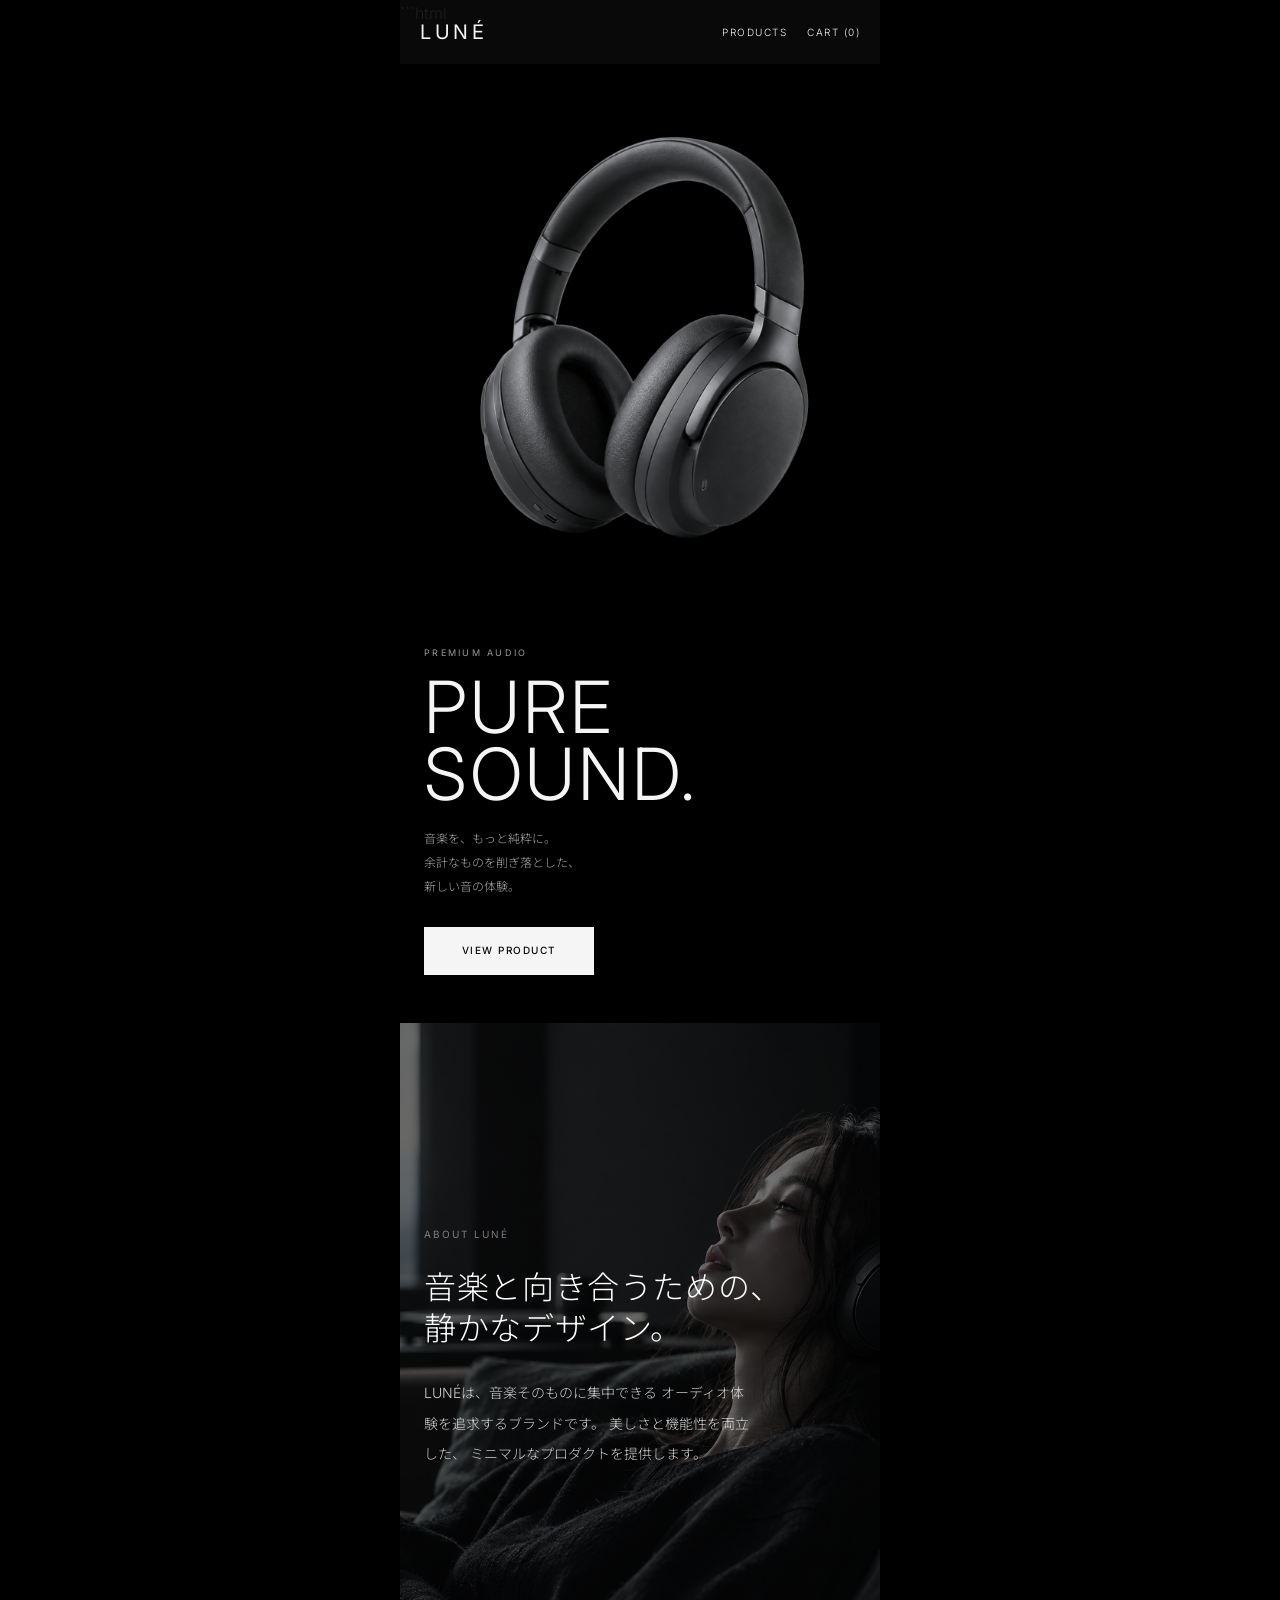
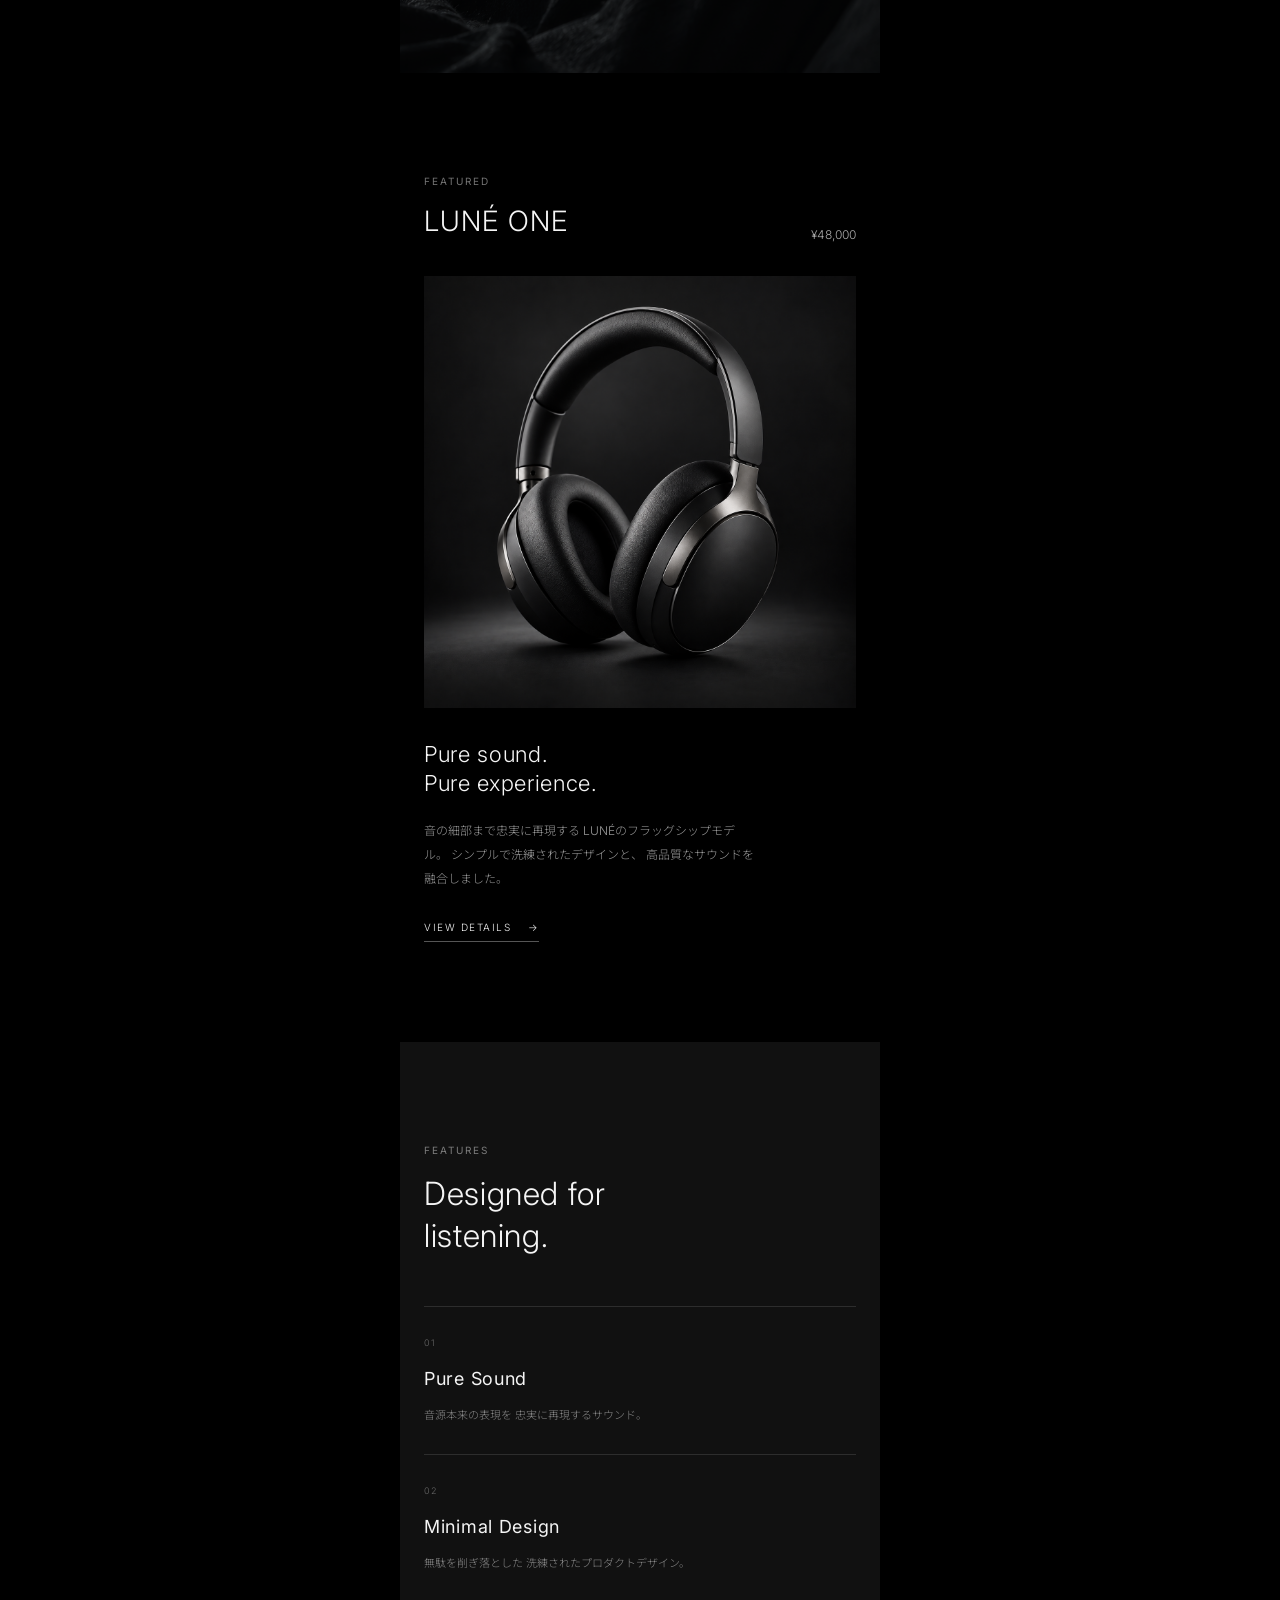
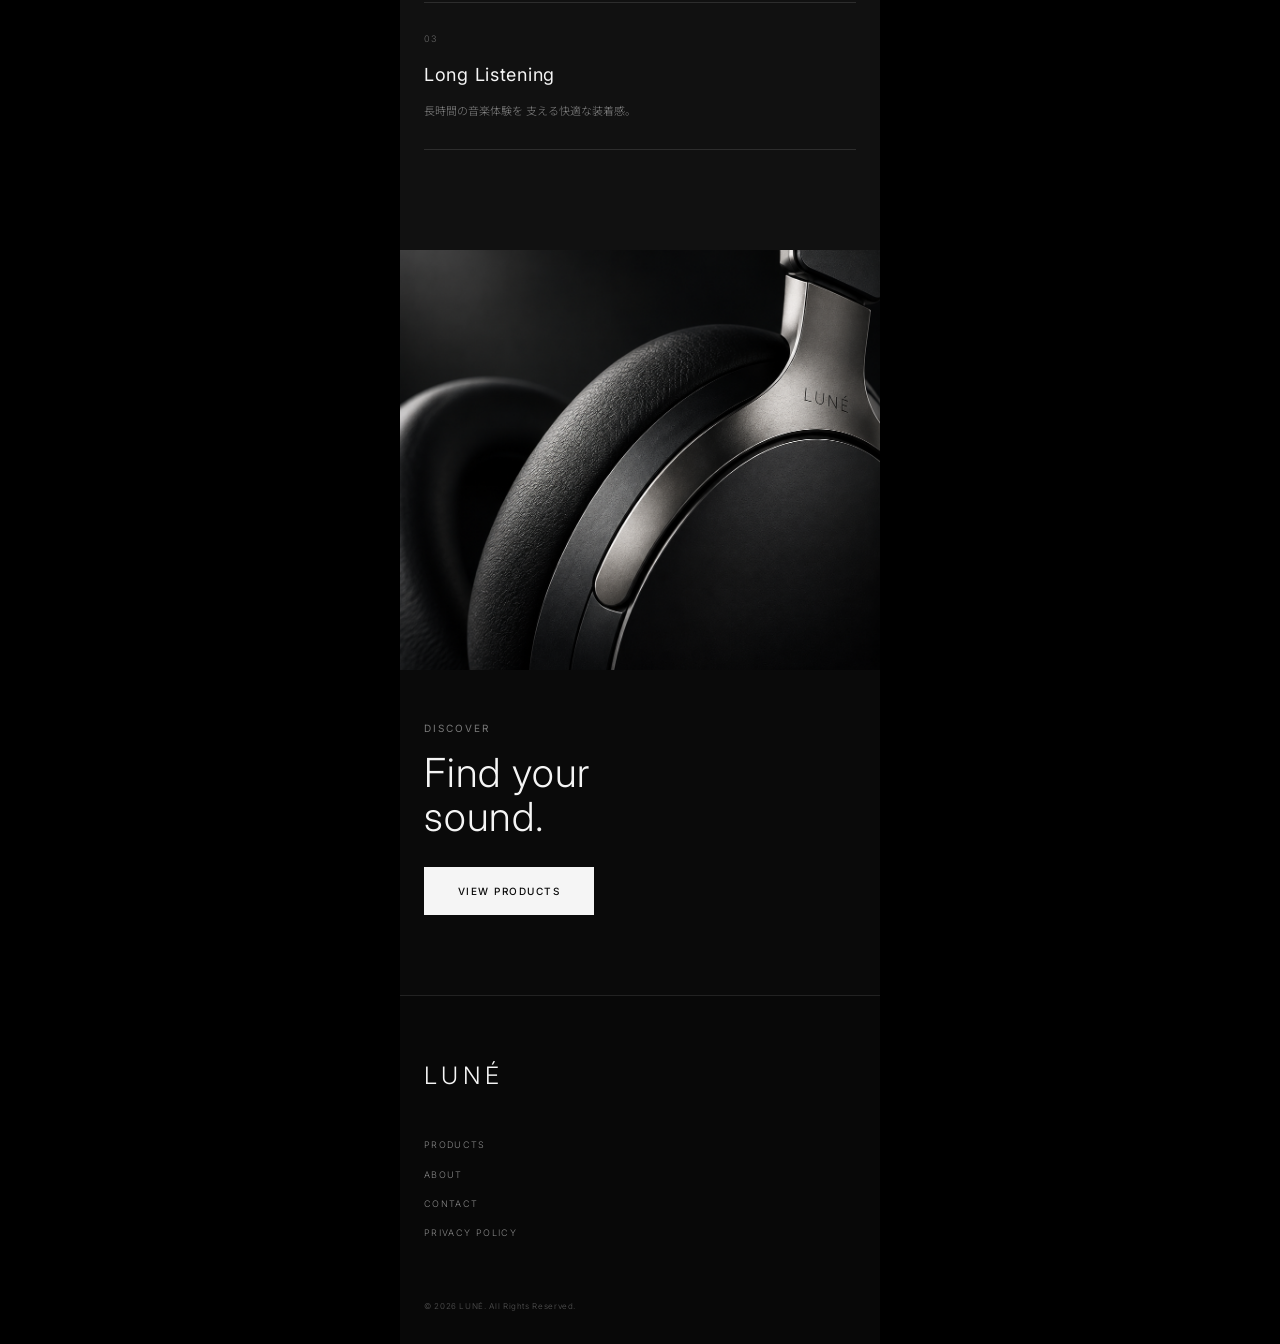
<file: index.html>
```html
<!DOCTYPE html>
<html lang="ja">

<head>
  <meta charset="UTF-8">

  <!-- スマートフォン表示用 -->
  <meta name="viewport" content="width=device-width, initial-scale=1.0">

  <title>LUNÉ | Premium Headphones</title>

  <!-- Google Fonts -->
  <link rel="preconnect" href="https://fonts.googleapis.com">
  <link rel="preconnect" href="https://fonts.gstatic.com" crossorigin>
  <link
    href="https://fonts.googleapis.com/css2?family=Inter:wght@300;400;500;600&family=Noto+Sans+JP:wght@300;400;500&display=swap"
    rel="stylesheet">

  <!-- CSS -->
  <link rel="stylesheet" href="style.css">
</head>

<body>

  <!-- =========================
         Header
    ========================== -->
  <header class="header">

    <a href="index.html" class="logo">
      LUNÉ
    </a>

    <nav class="header-nav">
      <a href="products.html">PRODUCTS</a>
      <a href="cart.html" class="cart-link">
        CART
        <span class="cart-count">0</span>
      </a>
    </nav>

  </header>


  <main>

    <!-- =========================
             Hero
        ========================== -->
    <section class="hero">

      <div class="hero-image">
        <!-- 後ほどヘッドホン画像を入れる -->
        <img src="img/hero-headphone.png" alt="LUNÉ Premium Headphone">
      </div>

      <div class="hero-content">

        <p class="hero-label">
          PREMIUM AUDIO
        </p>

        <h1>
          PURE<br>
          SOUND.
        </h1>

        <p class="hero-description">
          音楽を、もっと純粋に。<br>
          余計なものを削ぎ落とした、<br>
          新しい音の体験。
        </p>

        <a href="product.html" class="primary-button">
          VIEW PRODUCT
        </a>

      </div>

    </section>


    <!-- =========================
             Brand Introduction
        ========================== -->
    <section class="brand-section">

      <div class="brand-image">
        <img src="img/brand-lifestyle.png" alt="LUNÉのヘッドホンで音楽を楽しむ女性">
      </div>

      <div class="brand-content">

        <p class="section-label">
          ABOUT LUNÉ
        </p>

        <h2>
          音楽と向き合うための、<br>
          静かなデザイン。
        </h2>

        <p class="section-text">
          LUNÉは、音楽そのものに集中できる
          オーディオ体験を追求するブランドです。
          美しさと機能性を両立した、
          ミニマルなプロダクトを提供します。
        </p>

      </div>

    </section>


    <!-- =========================
             Featured Product
        ========================== -->
    <section class="featured-section">

      <div class="section-heading">

        <div>
          <p class="section-label">
            FEATURED
          </p>

          <h2>
            LUNÉ ONE
          </h2>
        </div>

        <p class="product-price">
          ¥48,000
        </p>

      </div>


      <div class="featured-image">

        <img src="img/headphone-black.png" alt="LUNÉ ONE">

      </div>


      <div class="featured-content">

        <p class="product-copy">
          Pure sound.<br>
          Pure experience.
        </p>

        <p class="section-text">
          音の細部まで忠実に再現する
          LUNÉのフラッグシップモデル。
          シンプルで洗練されたデザインと、
          高品質なサウンドを融合しました。
        </p>

        <a href="product.html" class="text-link">
          VIEW DETAILS
          <span>→</span>
        </a>

      </div>

    </section>


    <!-- =========================
             Features
        ========================== -->
    <section class="features-section">

      <p class="section-label">
        FEATURES
      </p>

      <h2>
        Designed for<br>
        listening.
      </h2>


      <div class="feature-list">

        <article class="feature-item">

          <span class="feature-number">
            01
          </span>

          <h3>
            Pure Sound
          </h3>

          <p>
            音源本来の表現を
            忠実に再現するサウンド。
          </p>

        </article>


        <article class="feature-item">

          <span class="feature-number">
            02
          </span>

          <h3>
            Minimal Design
          </h3>

          <p>
            無駄を削ぎ落とした
            洗練されたプロダクトデザイン。
          </p>

        </article>


        <article class="feature-item">

          <span class="feature-number">
            03
          </span>

          <h3>
            Long Listening
          </h3>

          <p>
            長時間の音楽体験を
            支える快適な装着感。
          </p>

        </article>

      </div>

    </section>


    <!-- =========================
             Product CTA
        ========================== -->
    <section class="product-cta">

      <div class="product-cta-image">

        <img src="img/headphone-detail.png" alt="LUNÉ headphone">

      </div>

      <div class="product-cta-content">

        <p class="section-label">
          DISCOVER
        </p>

        <h2>
          Find your<br>
          sound.
        </h2>

        <a href="products.html" class="primary-button">
          VIEW PRODUCTS
        </a>

      </div>

    </section>

  </main>


  <!-- =========================
         Footer
    ========================== -->
  <footer class="footer">

    <div class="footer-logo">
      LUNÉ
    </div>

    <div class="footer-links">

      <a href="products.html">
        PRODUCTS
      </a>

      <a href="#">
        ABOUT
      </a>

      <a href="#">
        CONTACT
      </a>

      <a href="#">
        PRIVACY POLICY
      </a>

    </div>

    <p class="copyright">
      © 2026 LUNÉ. All Rights Reserved.
    </p>

  </footer>


  <!-- JavaScript -->
  <script src="script.js"></script>

</body>

</html>
</file>
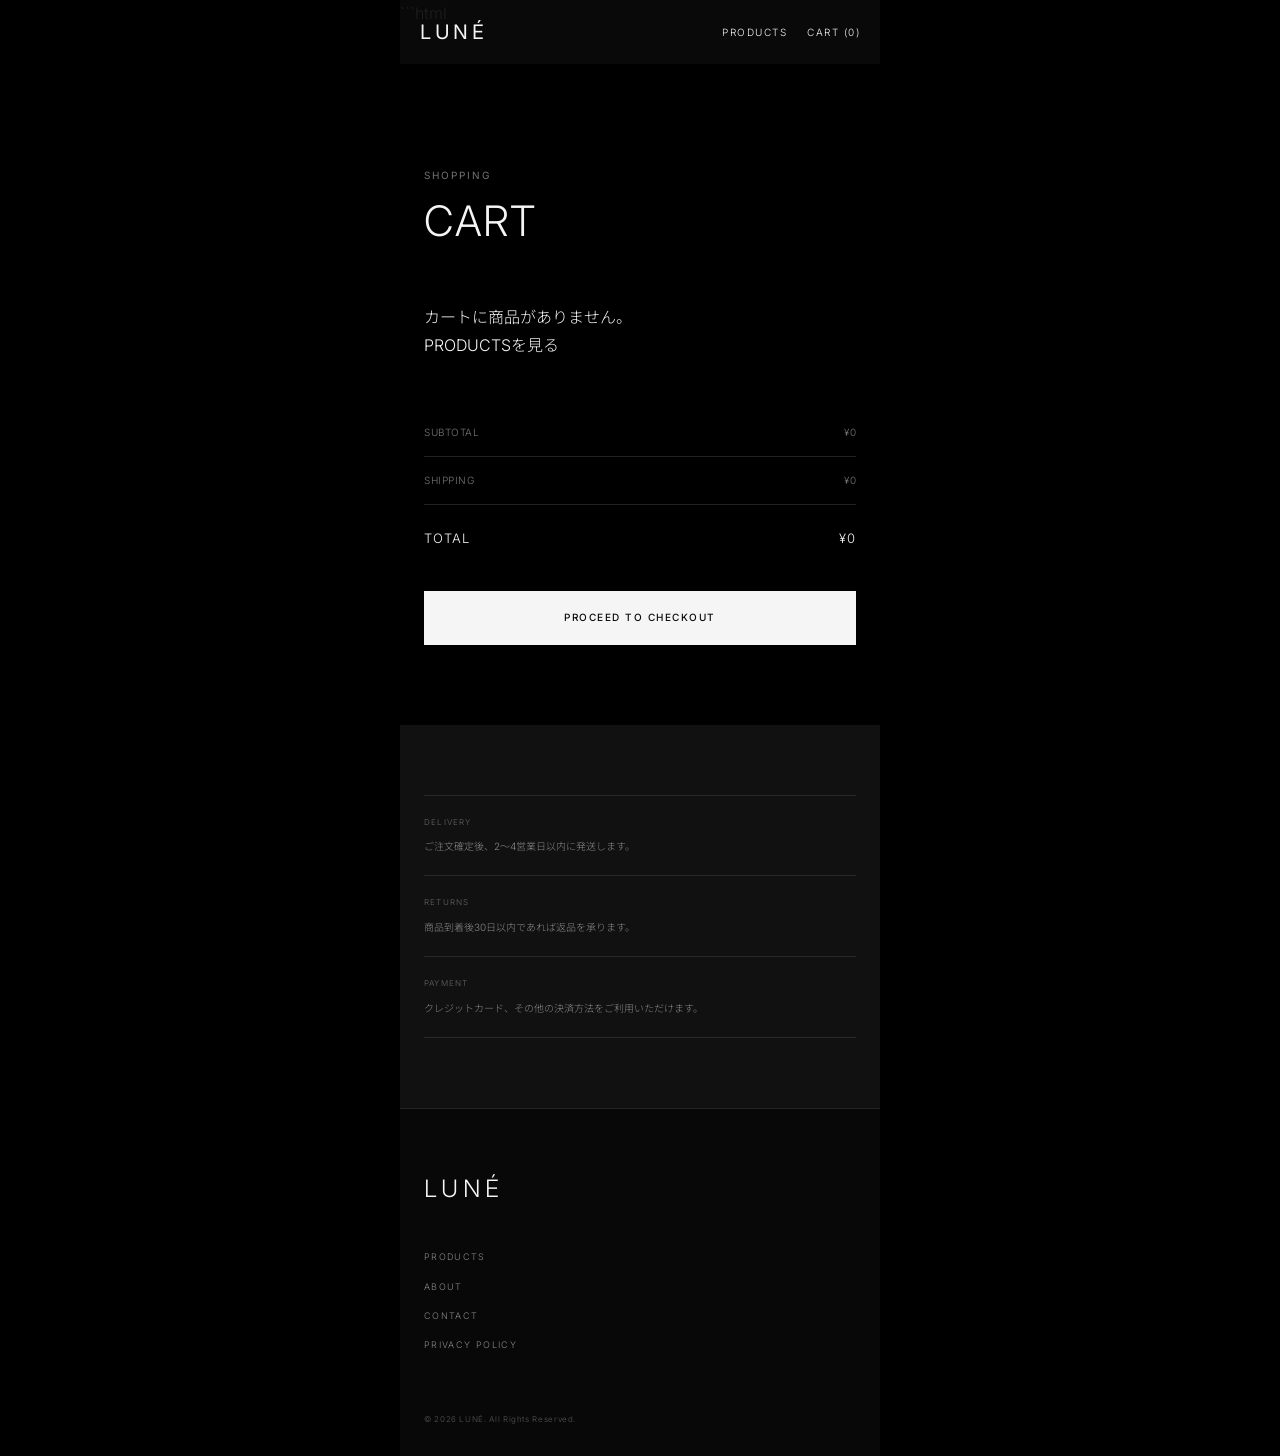
<file: cart.html>
```html
<!DOCTYPE html>
<html lang="ja">

<head>
    <meta charset="UTF-8">

    <!-- スマートフォン表示用 -->
    <meta name="viewport" content="width=device-width, initial-scale=1.0">

    <title>Cart | LUNÉ</title>

    <!-- Google Fonts -->
    <link rel="preconnect" href="https://fonts.googleapis.com">
    <link rel="preconnect" href="https://fonts.gstatic.com" crossorigin>

    <link
        href="https://fonts.googleapis.com/css2?family=Inter:wght@300;400;500;600&family=Noto+Sans+JP:wght@300;400;500&display=swap"
        rel="stylesheet">

    <!-- 共通CSS -->
    <link rel="stylesheet" href="style.css">

</head>


<body>

    <!-- =========================
         Header
    ========================== -->

    <header class="header">

        <a href="index.html" class="logo">
            LUNÉ
        </a>


        <nav class="header-nav">

            <a href="products.html">
                PRODUCTS
            </a>

            <a href="cart.html" class="cart-link">
                CART
                <span class="cart-count">0</span>
            </a>

        </nav>


        <button class="menu-button" aria-label="メニューを開く">
            <span></span>
            <span></span>
        </button>

    </header>



    <!-- =========================
         Main
    ========================== -->

    <main>

        <!-- =========================
             Cart Header
        ========================== -->

        <section class="cart-header">

            <p class="section-label">
                SHOPPING
            </p>

            <h1>
                CART
            </h1>

        </section>



        <!-- =========================
             Cart Contents
        ========================== -->

        <section class="cart-section">

            <!--
                JavaScriptによって
                カートの商品をここに表示
            -->

            <div id="cart-items"></div>


            <!-- =====================
                 Cart Summary
            ====================== -->

            <div class="cart-summary">

                <div class="summary-row">

                    <span>
                        SUBTOTAL
                    </span>

                    <span id="cart-subtotal">
                        ¥0
                    </span>

                </div>


                <div class="summary-row">

                    <span>
                        SHIPPING
                    </span>

                    <span id="cart-shipping">
                        ¥0
                    </span>

                </div>


                <div class="summary-total">

                    <span>
                        TOTAL
                    </span>

                    <span id="cart-total">
                        ¥0
                    </span>

                </div>


                <button class="checkout-button" type="button" id="checkout-button">
                    PROCEED TO CHECKOUT
                </button>

            </div>

        </section>



        <!-- =========================
             Shopping Information
        ========================== -->

        <section class="cart-information">

            <div class="cart-information-item">

                <span>
                    DELIVERY
                </span>

                <p>
                    ご注文確定後、2〜4営業日以内に発送します。
                </p>

            </div>


            <div class="cart-information-item">

                <span>
                    RETURNS
                </span>

                <p>
                    商品到着後30日以内であれば返品を承ります。
                </p>

            </div>


            <div class="cart-information-item">

                <span>
                    PAYMENT
                </span>

                <p>
                    クレジットカード、その他の決済方法をご利用いただけます。
                </p>

            </div>

        </section>

    </main>



    <!-- =========================
         Footer
    ========================== -->

    <footer class="footer">

        <div class="footer-logo">
            LUNÉ
        </div>


        <div class="footer-links">

            <a href="products.html">
                PRODUCTS
            </a>

            <a href="#">
                ABOUT
            </a>

            <a href="#">
                CONTACT
            </a>

            <a href="#">
                PRIVACY POLICY
            </a>

        </div>


        <p class="copyright">
            © 2026 LUNÉ. All Rights Reserved.
        </p>

    </footer>


    <!-- JavaScript -->
    <script src="script.js"></script>

</body>

</html>
</file>
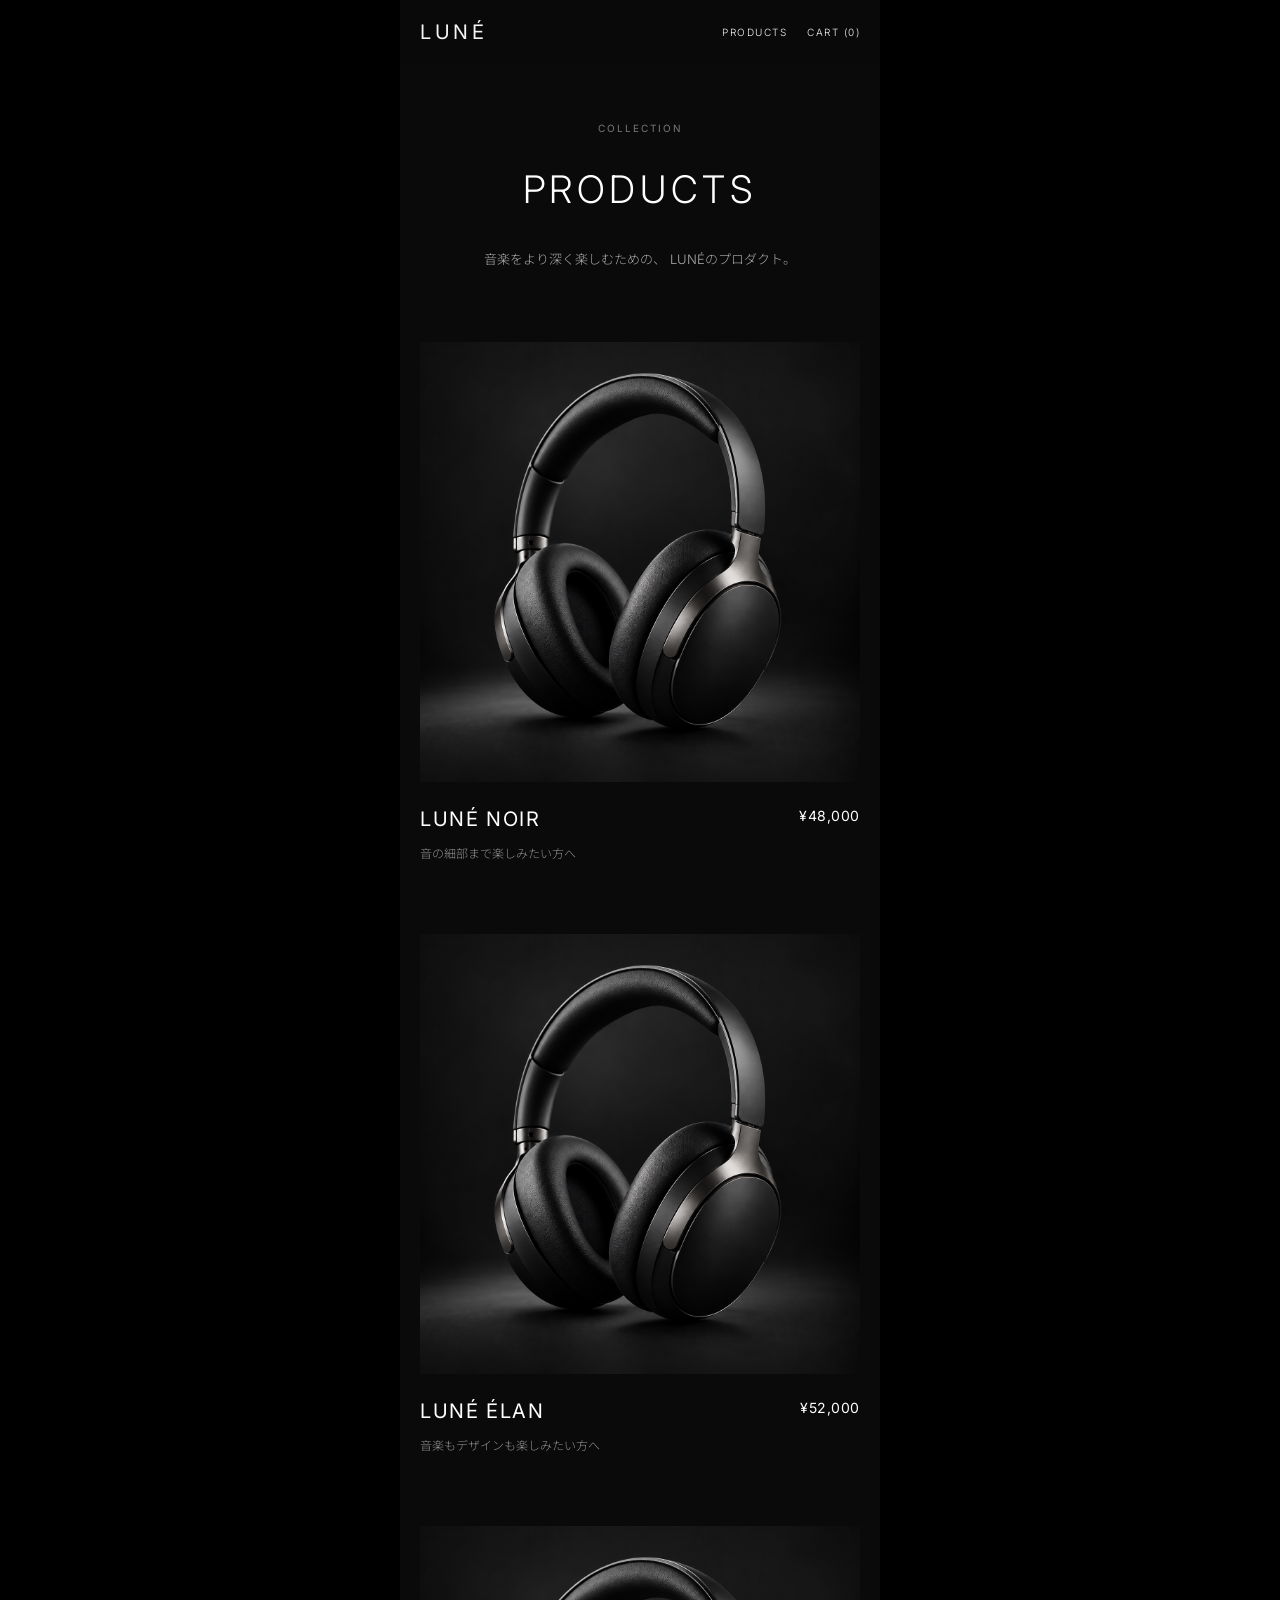
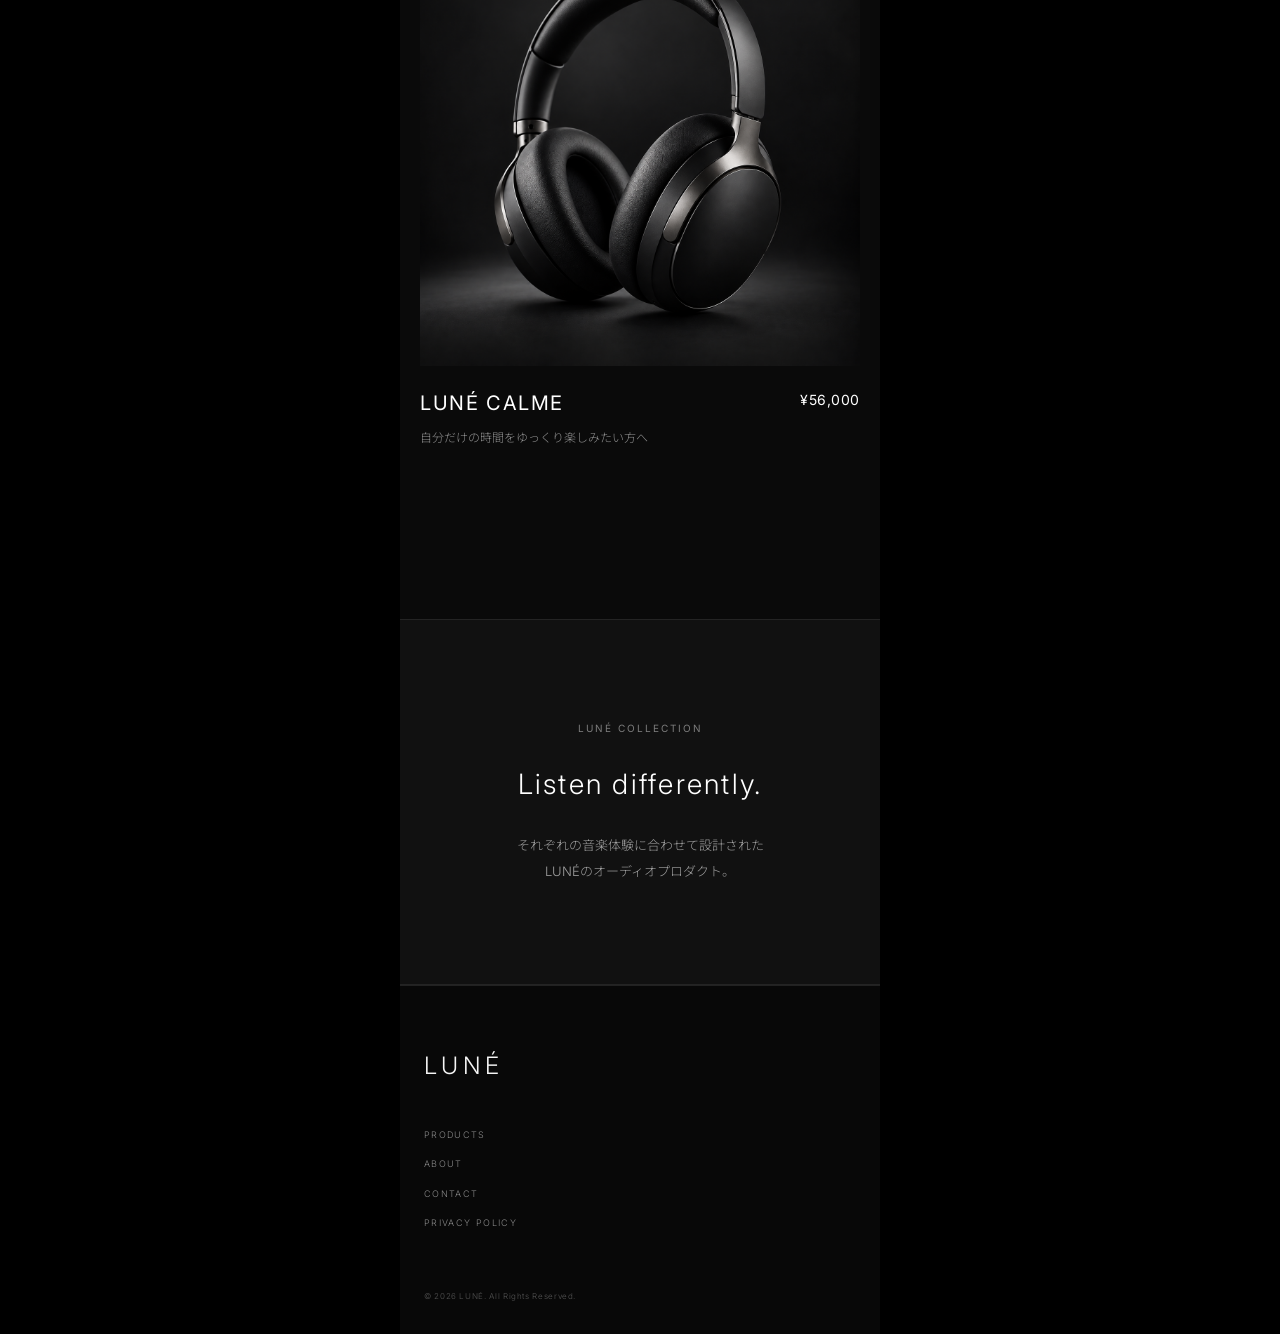
<file: products.html>
<!DOCTYPE html>
<html lang="ja">

<head>
    <meta charset="UTF-8">

    <!-- スマートフォン表示用 -->
    <meta name="viewport" content="width=device-width, initial-scale=1.0">

    <title>Products | LUNÉ</title>

    <!-- Google Fonts -->
    <link rel="preconnect" href="https://fonts.googleapis.com">
    <link rel="preconnect" href="https://fonts.gstatic.com" crossorigin>

    <link
        href="https://fonts.googleapis.com/css2?family=Inter:wght@300;400;500;600&family=Noto+Sans+JP:wght@300;400;500&display=swap"
        rel="stylesheet">

    <!-- CSS -->
    <link rel="stylesheet" href="style.css">

</head>


<body>

    <!-- =========================
         Header
    ========================== -->

    <header class="header">

        <a href="index.html" class="logo">
            LUNÉ
        </a>


        <nav class="header-nav">

            <a href="products.html">
                PRODUCTS
            </a>

            <a href="cart.html" class="cart-link">
                CART
                <span class="cart-count">0</span>
            </a>

        </nav>

    </header>


    <!-- =========================
         Main
    ========================== -->

    <main>


        <!-- =========================
             Page Header
        ========================== -->

        <section class="products-header">

            <p class="section-label">
                COLLECTION
            </p>

            <h1>
                PRODUCTS
            </h1>

            <p class="section-text">
                音楽をより深く楽しむための、
                LUNÉのプロダクト。
            </p>

        </section>

        <!-- =========================
             Product List
        ========================== -->

        <!-- =========================
                Product List
           ========================== -->

        <section class="products-section">


            <!-- Product 01 -->

            <article class="product-card">

                <a href="product.html">

                    <div class="product-image">

                        <img src="img/headphone-black.png" alt="LUNÉ NOIR">

                    </div>


                    <div class="product-info">

                        <div>

                            <h2>
                                LUNÉ NOIR
                            </h2>

                            <p>
                                音の細部まで楽しみたい方へ
                            </p>

                        </div>


                        <p class="product-card-price">
                            ¥48,000
                        </p>

                    </div>

                </a>

            </article>



            <!-- Product 02 -->

            <article class="product-card">

                <a href="product.html">

                    <div class="product-image">

                        <img src="img/headphone-black.png" alt="LUNÉ ÉLAN">

                    </div>


                    <div class="product-info">

                        <div>

                            <h2>
                                LUNÉ ÉLAN
                            </h2>

                            <p>
                                音楽もデザインも楽しみたい方へ
                            </p>

                        </div>


                        <p class="product-card-price">
                            ¥52,000
                        </p>

                    </div>

                </a>

            </article>



            <!-- Product 03 -->

            <article class="product-card">

                <a href="product.html">

                    <div class="product-image">

                        <img src="img/headphone-black.png" alt="LUNÉ CALME">

                    </div>


                    <div class="product-info">

                        <div>

                            <h2>
                                LUNÉ CALME
                            </h2>

                            <p>
                                自分だけの時間をゆっくり楽しみたい方へ
                            </p>

                        </div>


                        <p class="product-card-price">
                            ¥56,000
                        </p>

                    </div>

                </a>

            </article>


        </section>

        <!-- =========================
             Information
        ========================== -->

        <section class="products-information">

            <p class="section-label">
                LUNÉ COLLECTION
            </p>

            <h2>
                Listen differently.
            </h2>

            <p class="section-text">
                それぞれの音楽体験に合わせて設計された <br>
                LUNÉのオーディオプロダクト。
            </p>

        </section>


    </main>



    <!-- =========================
         Footer
    ========================== -->

    <footer class="footer">

        <div class="footer-logo">
            LUNÉ
        </div>


        <div class="footer-links">

            <a href="products.html">
                PRODUCTS
            </a>

            <a href="#">
                ABOUT
            </a>

            <a href="#">
                CONTACT
            </a>

            <a href="#">
                PRIVACY POLICY
            </a>

        </div>


        <p class="copyright">
            © 2026 LUNÉ. All Rights Reserved.
        </p>

    </footer>


    <!-- JavaScript -->
    <script src="script.js"></script>

</body>

</html>
</file>
<file: style.css>
/* ========================================
   Base
======================================== */

* {
  margin: 0;
  padding: 0;
  box-sizing: border-box;
}

html {
  scroll-behavior: smooth;
}

body {
  background-color: #0a0a0a;
  color: #f5f5f5;
  font-family:
    "Inter",
    "Noto Sans JP",
    sans-serif;
  font-weight: 300;
  line-height: 1.7;
}

img {
  display: block;
  width: 100%;
  height: auto;
}

a {
  color: inherit;
  text-decoration: none;
}

button {
  font: inherit;
}


/* ========================================
   Header
======================================== */

.header {
  position: fixed;
  top: 0;
  left: 0;

  width: 100%;
  height: 64px;

  padding: 0 20px;

  display: flex;
  align-items: center;
  justify-content: space-between;

  background: rgba(10, 10, 10, 0.92);

  z-index: 100;
}


/* Logo */

.logo {
  font-size: 20px;
  font-weight: 400;
  letter-spacing: 0.18em;
}


/* Navigation */

.header-nav {
  display: flex;
  align-items: center;
  gap: 20px;
}

.header-nav a {
  font-size: 10px;
  letter-spacing: 0.15em;
}

.cart-link {
  display: flex;
  align-items: center;
  gap: 5px;
}

.cart-count {
  display: inline-flex;

  width: 15px;
  height: 15px;

  align-items: center;
  justify-content: center;

  border: 1px solid #777;
  border-radius: 50%;

  font-size: 8px;
}


/* Menu */

.menu-button {
  display: none;
}


/* ========================================
   Hero
======================================== */

.hero {
  min-height: 100svh;

  padding-top: 64px;

  display: flex;
  flex-direction: column;

  position: relative;
}


/* Hero Image */

.hero-image {
  width: 100%;
  height: 58svh;

  overflow: hidden;
}

.hero-image img {
  width: 100%;
  height: 100%;

  object-fit: contain;
}


/* Hero Content */

.hero-content {
  padding: 32px 24px 48px;

  display: flex;
  flex-direction: column;
  align-items: flex-start;
}

.hero-label,
.section-label {
  margin-bottom: 14px;

  color: #999;

  font-size: 9px;
  font-weight: 400;

  letter-spacing: 0.25em;
}


.hero h1 {
  margin-bottom: 20px;

  font-size: clamp(52px, 16vw, 80px);
  font-weight: 300;
  line-height: 0.92;
  letter-spacing: 0.04em;
}


.hero-description {
  margin-bottom: 28px;

  color: #aaa;

  font-size: 12px;
  line-height: 2;
}


/* ========================================
   Buttons
======================================== */

.primary-button {
  min-width: 170px;
  height: 48px;

  padding: 0 24px;

  display: inline-flex;
  align-items: center;
  justify-content: center;

  background-color: #f5f5f5;
  color: #0a0a0a;

  font-size: 10px;
  font-weight: 500;

  letter-spacing: 0.15em;
}


/* ========================================
   Brand Section
======================================== */

.brand-section {
  position: relative;
  min-height: 650px;
  overflow: hidden;
  display: flex;
  align-items: center;
}

/* 写真 */

.brand-image {
  position: absolute;
  inset: 0;
  z-index: 0;
}

.brand-image img {
  width: 100%;
  height: 100%;
  object-fit: cover;
  display: block;
}


/* 写真を暗くする */

.brand-image::after {
  content: "";
  position: absolute;
  inset: 0;
  background: rgba(0, 0, 0, 0.55);
}


/* テキスト */

.brand-content {
  position: relative;
  z-index: 1;
  padding: 80px 24px;
  color: #fff;
  max-width: 420px;
}

.brand-content .section-label {
  margin-bottom: 24px;
}

.brand-content h2 {
  font-size: 30px;
  line-height: 1.6;
  font-weight: 400;
  margin-bottom: 28px;
}

.brand-content .section-text {
  font-size: 14px;
  line-height: 2.2;
  color: rgba(255, 255, 255, 0.8);
}

.brand-section h2,
.features-section h2,
.product-cta h2 {
  margin-bottom: 28px;

  font-size: 32px;
  font-weight: 300;
  line-height: 1.3;
  letter-spacing: 0.02em;
}

.section-text {
  max-width: 330px;

  color: #999;

  font-size: 12px;
  line-height: 2;
}


/* ========================================
   Featured Product
======================================== */

.featured-section {
  padding: 100px 24px;
}


/* Heading */

.section-heading {
  margin-bottom: 30px;

  display: flex;
  align-items: flex-end;
  justify-content: space-between;
}

.section-heading h2 {
  font-size: 28px;
  font-weight: 300;
  letter-spacing: 0.04em;
}

.section-heading .section-label {
  margin-bottom: 8px;
}

.product-price {
  font-size: 12px;
  color: #aaa;
}


/* Image */

.featured-image {
  margin-bottom: 32px;

  background-color: #151515;
}

.featured-image img {
  aspect-ratio: 1 / 1;
  object-fit: cover;
}


/* Content */

.featured-content {
  display: flex;
  flex-direction: column;
  align-items: flex-start;
}

.product-copy {
  margin-bottom: 20px;

  font-size: 22px;
  font-weight: 300;
  line-height: 1.35;
  letter-spacing: 0.03em;
}


/* Text Link */

.text-link {
  margin-top: 28px;

  padding-bottom: 5px;

  border-bottom: 1px solid #555;

  font-size: 10px;
  letter-spacing: 0.15em;
}

.text-link span {
  margin-left: 12px;
}


/* ========================================
   Features
======================================== */

.features-section {
  padding: 100px 24px;

  background-color: #111;
}


.feature-list {
  margin-top: 50px;
}


.feature-item {
  padding: 28px 0;

  border-top: 1px solid #2d2d2d;
}


.feature-item:last-child {
  border-bottom: 1px solid #2d2d2d;
}


.feature-number {
  display: block;

  margin-bottom: 14px;

  color: #666;

  font-size: 9px;
  letter-spacing: 0.15em;
}


.feature-item h3 {
  margin-bottom: 10px;

  font-size: 18px;
  font-weight: 400;
  letter-spacing: 0.04em;
}


.feature-item p {
  max-width: 300px;

  color: #888;

  font-size: 11px;
  line-height: 1.9;
}


/* ========================================
   Product CTA
======================================== */

.product-cta {
  position: relative;

  min-height: 650px;

  background-color: #0a0a0a;
}


.product-cta-image {
  width: 100%;
  height: 420px;

  overflow: hidden;
}


.product-cta-image img {
  width: 100%;
  height: 100%;

  object-fit: cover;
}


.product-cta-content {
  padding: 50px 24px 80px;
}


.product-cta h2 {
  font-size: 40px;
  line-height: 1.1;
}


/* ========================================
   Footer
======================================== */

.footer {
  padding: 60px 24px 30px;

  border-top: 1px solid #222;

  background-color: #080808;
}


.footer-logo {
  margin-bottom: 40px;

  font-size: 24px;
  font-weight: 300;

  letter-spacing: 0.18em;
}


.footer-links {
  display: flex;
  flex-direction: column;

  gap: 14px;
}


.footer-links a {
  color: #888;

  font-size: 9px;

  letter-spacing: 0.15em;
}


.copyright {
  margin-top: 60px;

  color: #555;

  font-size: 8px;
  letter-spacing: 0.08em;
}


/* ========================================
   Tablet / PC
======================================== */

@media (min-width: 768px) {

  body {
    max-width: 480px;
    margin: 0 auto;

    background-color: #000;
  }

  .header {
    width: 480px;
    left: 50%;
    transform: translateX(-50%);
  }

  .hero h1 {
    font-size: 72px;
  }

}

/* ========================================
   Product Page
======================================== */


/* ========================================
   Product Hero
======================================== */

.product-hero {
  padding-top: 64px;
}


/* Product Image */

.product-hero-image {
  width: 100%;

  background-color: #151515;
}

.product-hero-image img {
  width: 100%;

  aspect-ratio: 1 / 1;

  object-fit: cover;
}


/* Product Information */

.product-hero-info {
  padding: 40px 24px 70px;
}


.product-hero-info h1 {
  margin-bottom: 10px;

  font-size: 38px;
  font-weight: 300;

  line-height: 1.1;
  letter-spacing: 0.04em;
}


.product-hero-price {
  margin-bottom: 28px;

  color: #aaa;

  font-size: 13px;
}


.product-hero-description {
  max-width: 320px;

  margin-bottom: 40px;

  color: #999;

  font-size: 12px;
  line-height: 2;
}


/* ========================================
   Product Option
======================================== */

.product-option {
  margin-bottom: 30px;
}


.option-label {
  margin-bottom: 12px;

  color: #777;

  font-size: 9px;

  letter-spacing: 0.15em;
}


.color-options {
  display: flex;

  gap: 12px;
}


.color-button {
  width: 30px;
  height: 30px;

  border-radius: 50%;

  border: 1px solid #444;

  cursor: pointer;
}


.color-button.active {
  outline: 1px solid #f5f5f5;
  outline-offset: 4px;
}


.color-button.black {
  background-color: #111;
}


.color-button.silver {
  background-color: #999;
}


.color-button.white {
  background-color: #eee;
}


/* ========================================
   Add Cart Button
======================================== */

.add-cart-button {
  width: 100%;
  height: 54px;

  border: none;

  background-color: #f5f5f5;

  color: #0a0a0a;

  font-size: 10px;
  font-weight: 500;

  letter-spacing: 0.18em;

  cursor: pointer;
}


/* ========================================
   Purchase Information
======================================== */

.purchase-information {
  margin-top: 25px;

  border-top: 1px solid #292929;
}


.purchase-information-item {
  padding: 16px 0;

  display: flex;

  justify-content: space-between;

  gap: 20px;

  border-bottom: 1px solid #292929;
}


.purchase-information-item span {
  color: #666;

  font-size: 8px;

  letter-spacing: 0.12em;
}


.purchase-information-item p {
  color: #888;

  font-size: 9px;

  text-align: right;
}


/* ========================================
   Product Story
======================================== */

.product-story {
  padding: 100px 24px;

  background-color: #111;
}


.product-story h2 {
  margin-bottom: 30px;

  font-size: 36px;
  font-weight: 300;

  line-height: 1.15;

  letter-spacing: 0.02em;
}


/* ========================================
   Large Image
======================================== */

.product-large-image {
  width: 100%;

  background-color: #151515;
}


.product-large-image img {
  width: 100%;

  aspect-ratio: 4 / 5;

  object-fit: cover;
}


/* ========================================
   Product Features
======================================== */

.product-features {
  padding: 100px 24px;
}


.product-feature {
  margin-top: 60px;
}


.feature-image {
  margin-bottom: 24px;

  overflow: hidden;

  background-color: #151515;
}


.feature-image img {
  width: 100%;

  aspect-ratio: 1 / 1;

  object-fit: cover;
}


.feature-content>span {
  display: block;

  margin-bottom: 12px;

  color: #666;

  font-size: 9px;

  letter-spacing: 0.15em;
}


.feature-content h2 {
  margin-bottom: 14px;

  font-size: 24px;

  font-weight: 300;

  letter-spacing: 0.03em;
}


.feature-content p {
  max-width: 320px;

  color: #888;

  font-size: 11px;

  line-height: 2;
}


/* ========================================
   Specifications
======================================== */

.spec-section {
  padding: 100px 24px;

  background-color: #111;
}


.spec-section h2 {
  margin-bottom: 40px;

  font-size: 32px;

  font-weight: 300;
}


.spec-list {
  border-top: 1px solid #2c2c2c;
}


.spec-item {
  padding: 18px 0;

  display: flex;

  justify-content: space-between;

  gap: 20px;

  border-bottom: 1px solid #2c2c2c;
}


.spec-item span {
  color: #666;

  font-size: 9px;
}


.spec-item p {
  max-width: 190px;

  color: #aaa;

  font-size: 10px;

  text-align: right;
}


/* ========================================
   Final Purchase
======================================== */

.product-final {
  padding: 110px 24px;

  text-align: center;
}


.product-final h2 {
  margin-bottom: 20px;

  font-size: 36px;

  font-weight: 300;

  line-height: 1.2;
}


.final-price {
  margin-bottom: 30px;

  color: #aaa;

  font-size: 13px;
}


.product-final .add-cart-button {
  max-width: 330px;
}

/* ======================================== Cart Page ======================================== */
/* ======================================== Cart Header ======================================== */
.cart-header {
  padding: 140px 24px 60px;
}

.cart-header h1 {
  font-size: 42px;
  font-weight: 300;
  line-height: 1.1;
  letter-spacing: 0.04em;
}

/* ======================================== Cart Section ======================================== */
.cart-section {
  padding: 0 24px 80px;
}

/* ======================================== Cart Item ======================================== */
.cart-item {
  padding: 20px 0;
  display: flex;
  gap: 18px;
  border-top: 1px solid #292929;
}

.cart-item:last-child {
  border-bottom: 1px solid #292929;
}

/* Image */
.cart-item-image {
  width: 110px;
  flex-shrink: 0;
  background-color: #151515;
}

.cart-item-image img {
  width: 100%;
  aspect-ratio: 1 / 1;
  object-fit: cover;
}

/* Information */
.cart-item-info {
  flex: 1;
  display: flex;
  flex-direction: column;
}

.cart-item-name {
  margin-bottom: 5px;
  font-size: 15px;
  font-weight: 400;
  letter-spacing: 0.03em;
}

.cart-item-description {
  margin-bottom: 12px;
  color: #777;
  font-size: 9px;
}

.cart-item-price {
  color: #aaa;
  font-size: 10px;
}

/* Quantity */
.cart-item-quantity {
  margin-top: auto;
  display: flex;
  align-items: center;
  gap: 12px;
}

.quantity-button {
  width: 24px;
  height: 24px;
  border: 1px solid #333;
  background: transparent;
  color: #aaa;
  cursor: pointer;
}

.quantity-number {
  color: #aaa;
  font-size: 10px;
}

/* Remove */
.cart-item-remove {
  margin-top: 12px;
  width: fit-content;
  padding: 0;
  border: none;
  background: transparent;
  color: #555;
  font-size: 8px;
  letter-spacing: 0.12em;
  cursor: pointer;
}

/* ======================================== Cart Summary ======================================== */
.cart-summary {
  margin-top: 50px;
}

.summary-row {
  padding: 15px 0;
  display: flex;
  justify-content: space-between;
  border-bottom: 1px solid #222;
  color: #777;
  font-size: 10px;
  letter-spacing: 0.05em;
}

.summary-total {
  padding: 22px 0;
  display: flex;
  justify-content: space-between;
  color: #f5f5f5;
  font-size: 13px;
  letter-spacing: 0.08em;
}

.checkout-button {
  width: 100%;
  height: 54px;
  margin-top: 20px;
  border: none;
  background-color: #f5f5f5;
  color: #0a0a0a;
  font-size: 10px;
  font-weight: 500;
  letter-spacing: 0.15em;
  cursor: pointer;
}

/* ======================================== Cart Information ======================================== */
.cart-information {
  padding: 70px 24px;
  background-color: #111;
}

.cart-information-item {
  padding: 20px 0;
  border-top: 1px solid #292929;
}

.cart-information-item:last-child {
  border-bottom: 1px solid #292929;
}

.cart-information-item span {
  display: block;
  margin-bottom: 8px;
  color: #666;
  font-size: 8px;
  letter-spacing: 0.15em;
}

.cart-information-item p {
  color: #888;
  font-size: 10px;
  line-height: 1.8;
}

/* ==================================================
   PRODUCTS PAGE
================================================== */


/* ==============================
   Products Header
============================== */

.products-header {
  padding: 120px 24px 70px;
  text-align: center;
  background: #0a0a0a;
}

.products-header .section-label {
  margin-bottom: 20px;
}

.products-header h1 {
  margin: 0 0 24px;

  font-family: "Inter", sans-serif;
  font-size: 38px;
  font-weight: 300;
  letter-spacing: 0.12em;

  color: #ffffff;
}

.products-header .section-text {
  max-width: 320px;
  margin: 0 auto;

  font-size: 13px;
  line-height: 2;
  color: rgba(255, 255, 255, 0.65);
}


/* ==============================
   Product List
============================== */

.products-section {
  padding: 0 20px 100px;
  background: #0a0a0a;
}


/* ==============================
   Product Card
============================== */

.product-card {
  margin-bottom: 70px;
}

.product-card a {
  display: block;

  color: inherit;
  text-decoration: none;
}


/* ==============================
   Product Image
============================== */

.product-image {
  width: 100%;
  aspect-ratio: 1 / 1;

  overflow: hidden;

  background: #151515;
}

.product-image img {
  width: 100%;
  height: 100%;

  display: block;

  object-fit: cover;
}


/* ==============================
   Product Information
============================== */

.product-info {
  display: flex;
  justify-content: space-between;
  align-items: flex-start;

  gap: 20px;

  padding-top: 20px;
}


/* 商品名 */

.product-info h2 {
  margin: 0 0 8px;

  font-family: "Inter", sans-serif;
  font-size: 20px;
  font-weight: 400;
  letter-spacing: 0.08em;

  color: #ffffff;
}


/* 商品の簡単な説明 */

.product-info p {
  margin: 0;

  font-size: 12px;
  line-height: 1.7;

  color: rgba(255, 255, 255, 0.55);
}


/* ==============================
   Product Price
============================== */

.product-info .product-card-price {
  flex-shrink: 0;

  padding-top: 2px;

  font-family: "Inter", sans-serif;
  font-size: 14px;
  font-weight: 400;
  letter-spacing: 0.04em;

  color: #ffffff;
}


/* ==============================
   Collection Information
============================== */

.products-information {
  padding: 100px 24px;

  text-align: center;

  background: #111111;

  border-top: 1px solid rgba(255, 255, 255, 0.08);
  border-bottom: 1px solid rgba(255, 255, 255, 0.08);
}

.products-information .section-label {
  margin-bottom: 24px;
}

.products-information h2 {
  margin: 0 0 24px;

  font-family: "Inter", sans-serif;
  font-size: 28px;
  font-weight: 300;
  letter-spacing: 0.08em;

  color: #ffffff;
}

.products-information .section-text {
  max-width: 320px;
  margin: 0 auto;

  font-size: 13px;
  line-height: 2;

  color: rgba(255, 255, 255, 0.6);
}


/* ==============================
   Section Label
============================== */

.section-label {
  font-family: "Inter", sans-serif;

  font-size: 10px;
  font-weight: 400;

  letter-spacing: 0.2em;

  color: rgba(255, 255, 255, 0.45);
}


/* ==============================
   Mobile
============================== */

@media (max-width: 480px) {

  .products-header {
    padding-top: 110px;
    padding-bottom: 60px;
  }

  .products-header h1 {
    font-size: 34px;
  }

  .products-section {
    padding-left: 18px;
    padding-right: 18px;
  }

  .product-card {
    margin-bottom: 60px;
  }

  .product-info h2 {
    font-size: 18px;
  }

  .product-info p {
    font-size: 11px;
  }

  .product-info .product-card-price {
    font-size: 13px;
  }

  .products-information {
    padding: 80px 24px;
  }

}
</file>
